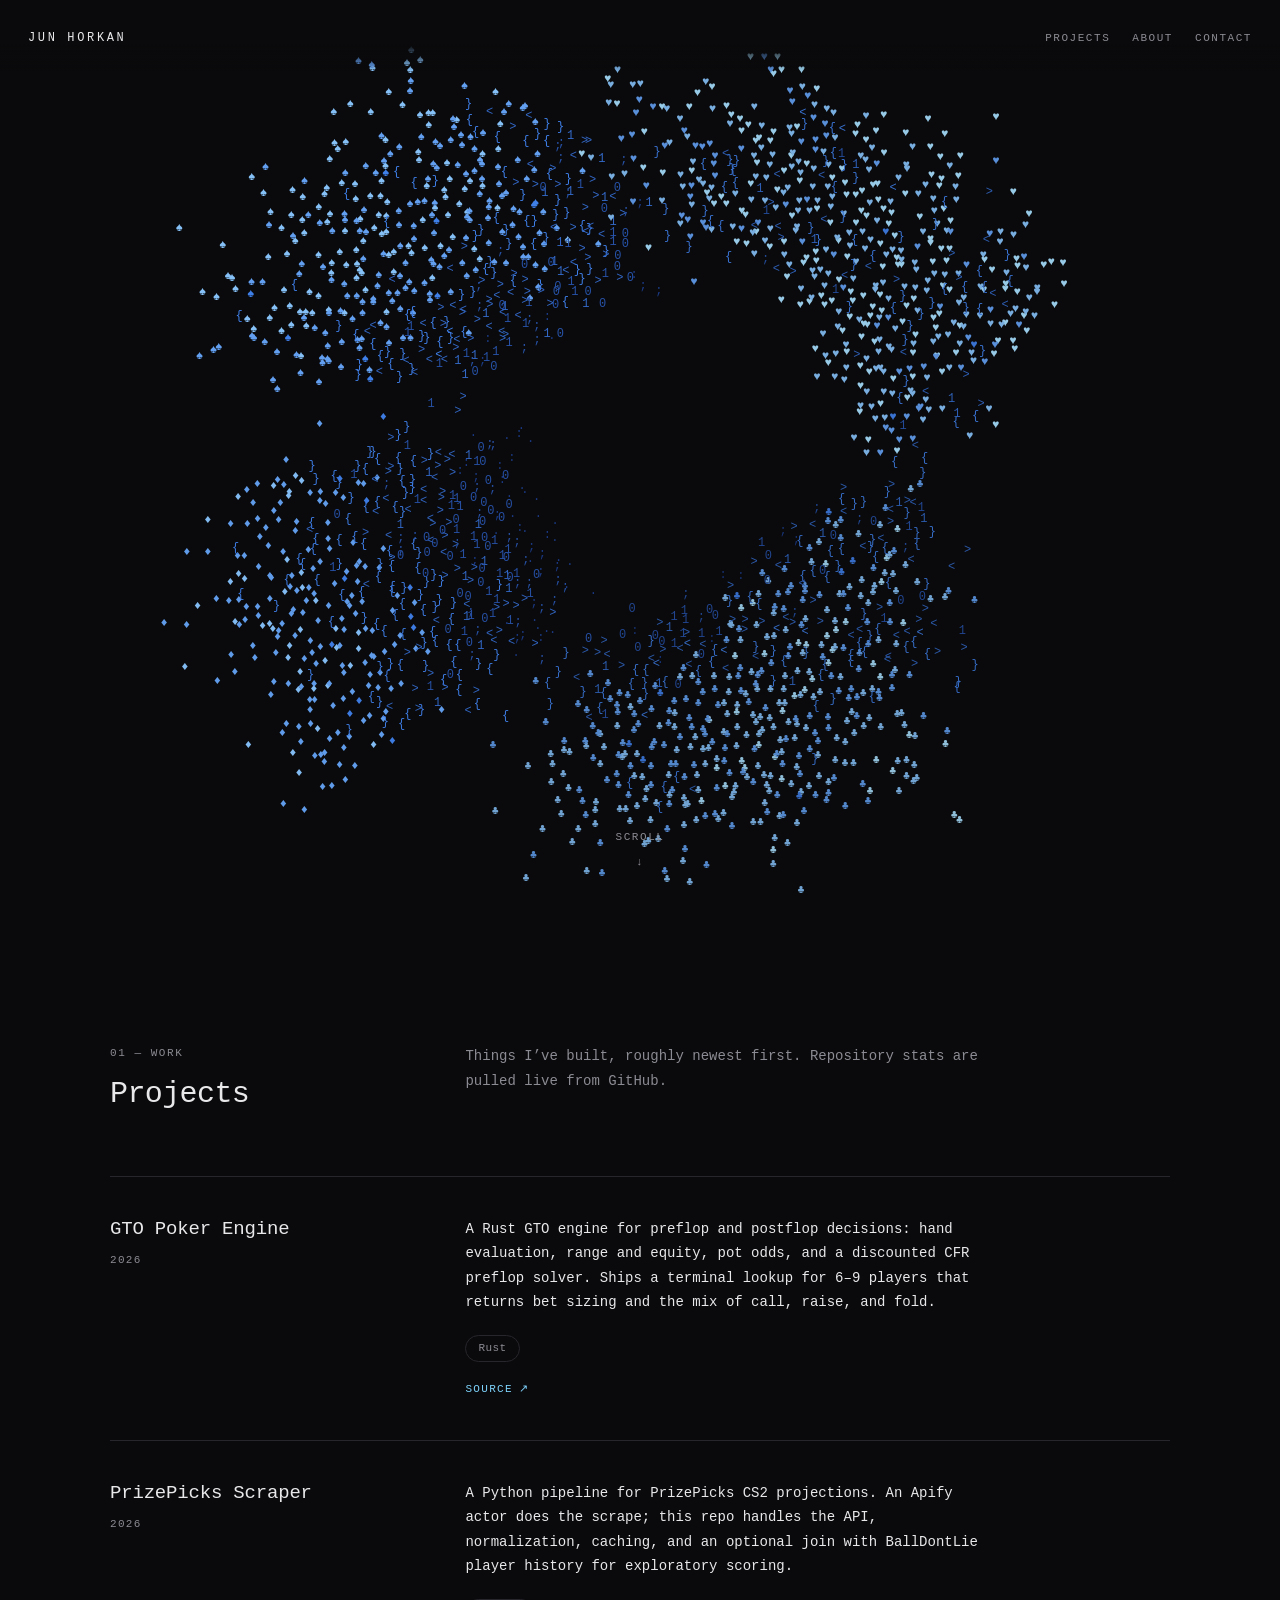
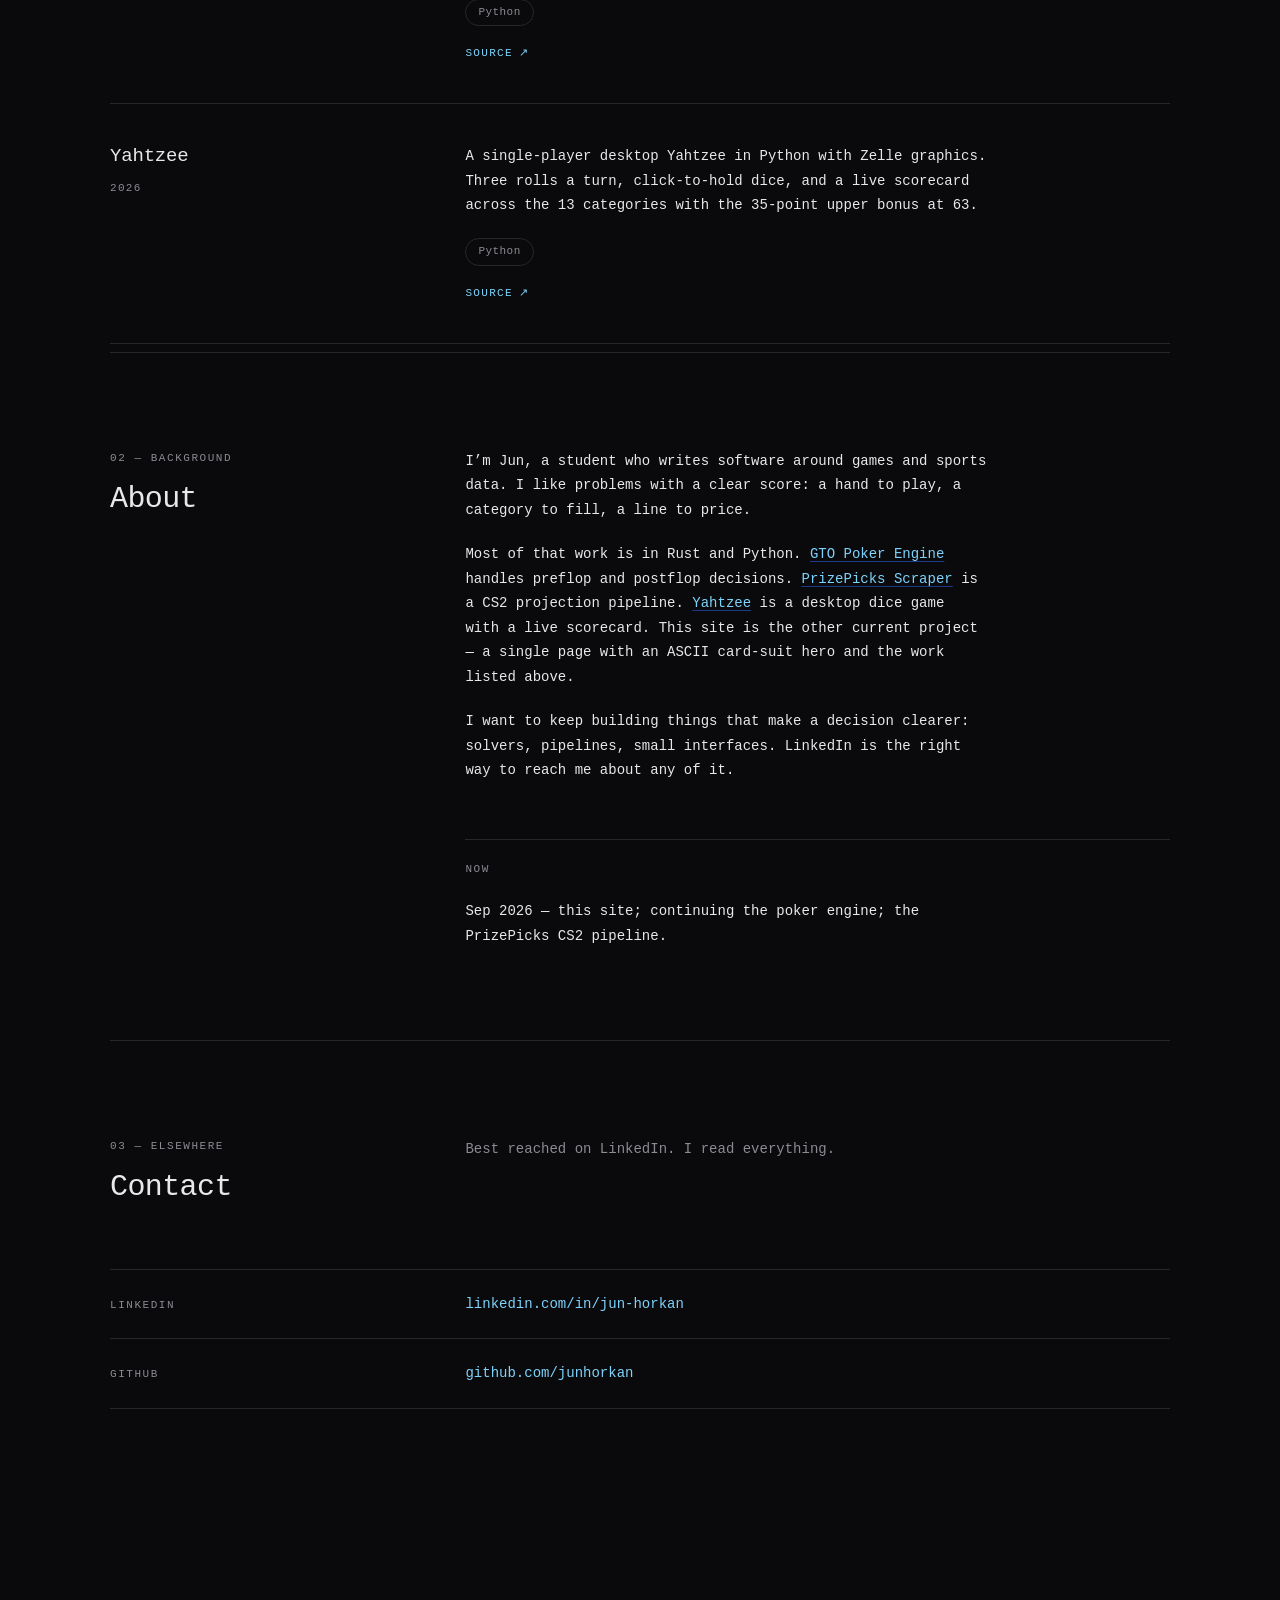
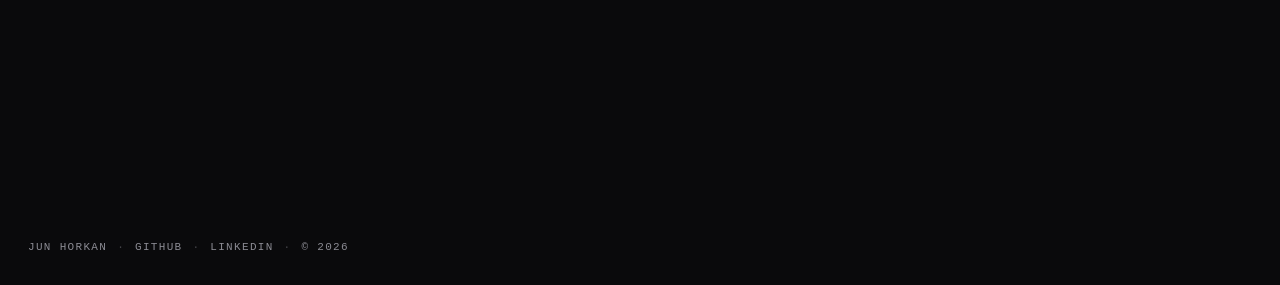
<file: index.html>
<!doctype html>
<html lang="en">
<head>
<meta charset="utf-8">
<meta name="viewport" content="width=device-width, initial-scale=1">
<title>Jun Horkan</title>
<meta name="description" content="Jun Horkan — game engines, sports data, and things being built.">
<meta property="og:title" content="Jun Horkan">
<meta property="og:description" content="Game engines, sports data, and things being built.">
<meta property="og:type" content="website">
<meta property="og:url" content="https://junhorkan.github.io/">
<meta property="og:image" content="https://junhorkan.github.io/assets/img/og.png">
<meta property="og:image:width" content="1200">
<meta property="og:image:height" content="630">
<meta property="og:image:alt" content="The four card suits drawn as clouds of ASCII characters, above the name Jun Horkan.">
<meta name="twitter:card" content="summary_large_image">
<link rel="icon" href="data:image/svg+xml,<svg xmlns='http://www.w3.org/2000/svg' viewBox='0 0 32 32'><rect width='32' height='32' fill='%230a0a0c'/><text x='16' y='22' font-family='monospace' font-size='16' font-weight='700' fill='%237dd3fc' text-anchor='middle'>J</text></svg>">
<script type="application/ld+json">
{
  "@context": "https://schema.org",
  "@type": "Person",
  "name": "Jun Horkan",
  "url": "https://junhorkan.github.io/",
  "description": "Student who writes software around games and sports data.",
  "image": "https://junhorkan.github.io/assets/img/og.png",
  "sameAs": [
    "https://github.com/junhorkan",
    "https://www.linkedin.com/in/jun-horkan-048a1a284/"
  ]
}
</script>
<link rel="alternate icon" href="favicon.ico" sizes="any">
<link rel="stylesheet" href="assets/css/site.css?v=25">
</head>
<body data-page="home" data-root="./" id="top">

  <section id="stage" aria-label="Intro">
    <canvas id="cloud" role="img" aria-label="Animated ASCII rendering of the four card suits"></canvas>
    <a class="scroll-cue" href="#projects" aria-label="Scroll to projects">
      <span>Scroll</span>
      <span class="scroll-cue-arrow" aria-hidden="true">&darr;</span>
    </a>
  </section>

  <main>

    <section class="band" id="projects" aria-labelledby="projects-h">
      <div class="band-head">
        <div>
          <p class="section-kicker">01 &mdash; Work</p>
          <h2 class="band-title" id="projects-h">Projects</h2>
        </div>
        <p class="prose band-lede">Things I&rsquo;ve built, roughly newest first. Repository stats are pulled live from GitHub.</p>
      </div>
      <ul class="entry-list" id="projects-list"></ul>
    </section>


    <section class="band" id="about" aria-labelledby="about-h">
      <div class="band-head">
        <div>
          <p class="section-kicker">02 &mdash; Background</p>
          <h2 class="band-title" id="about-h">About</h2>
        </div>
        <div class="prose">
        <p>I&rsquo;m Jun, a student who writes software around games and sports data.
        I like problems with a clear score: a hand to play, a category to fill, a line
        to price.</p>

        <p>Most of that work is in Rust and Python. <a href="https://github.com/junhorkan/got-poker" rel="noopener">GTO Poker Engine</a>
        handles preflop and postflop decisions. <a href="https://github.com/junhorkan/prizepicks-scraper" rel="noopener">PrizePicks Scraper</a>
        is a CS2 projection pipeline. <a href="https://github.com/junhorkan/yahtzee" rel="noopener">Yahtzee</a>
        is a desktop dice game with a live scorecard. This site is the other current
        project &mdash; a single page with an ASCII card-suit hero and the work listed above.</p>

        <p>I want to keep building things that make a decision clearer: solvers, pipelines,
        small interfaces. LinkedIn is the right way to reach me about any of it.</p>

        <h3 class="section-label">Now</h3>
        <p>Sep 2026 &mdash; this site; continuing the poker engine; the PrizePicks CS2
        pipeline.</p>
        </div>
      </div>
    </section>

    <section class="band" id="contact" aria-labelledby="contact-h">
      <div class="band-head">
        <div>
          <p class="section-kicker">03 &mdash; Elsewhere</p>
          <h2 class="band-title" id="contact-h">Contact</h2>
        </div>
        <div>
          <p class="prose band-lede">Best reached on LinkedIn. I read everything.</p>
        </div>
      </div>

      <ul class="link-rows">
        <li><span class="k">LinkedIn</span><span class="v"><a href="https://www.linkedin.com/in/jun-horkan-048a1a284/" rel="me noopener">linkedin.com/in/jun-horkan</a></span></li>
        <li><span class="k">GitHub</span><span class="v"><a href="https://github.com/junhorkan" rel="me noopener">github.com/junhorkan</a></span></li>
        <!-- TODO(jun): add an X handle here if you want one.
        <li><span class="k">X</span><span class="v"><a href="https://x.com/HANDLE" rel="me noopener">@HANDLE</a></span></li>
        -->
      </ul>
    </section>

  </main>

  <script src="assets/js/nav.js?v=25"></script>
  <script src="assets/js/projects.js?v=25"></script>
  <script src="assets/js/ascii.js?v=25"></script>
</body>
</html>
</file>
<file: assets/css/site.css>
/* Jun Horkan — personal site
   One stylesheet. Tokens on :root, monospace throughout, dark by design. */

:root {
  --bg: #0a0a0c;
  --surface: #131317;
  --text: #e8e8ea;
  --muted: #8b8b93;
  --rule: #26262c;

  /* Link / accent colors */
  --near: #7dd3fc;
  --mid: #3b82f6;
  --far: #1e3a8a;

  /* ASCII depth gradient — three stops, nearest surface to furthest.
     ascii.js reads these and interpolates between them. Columbia blue at the
     front, falling away through royal to a deep navy that still sits clearly
     above the background — any darker and the back of each suit vanishes. */
  --ascii-near: #a8e0ff;
  --ascii-mid:  #3f7fe8;
  --ascii-far:  #1b3b86;

  --mono: "SF Mono", ui-monospace, Menlo, Consolas, monospace;

  --gutter: 28px;
  --head-clear: 116px;  /* room under the fixed header */
  --measure: 62ch;      /* prose only — the page itself is wider */
  --page: 1060px;       /* outer column */

  /* One split shared by the section headers and the entries, so the label
     column and the content column line up all the way down the page. */
  --split: minmax(0, 0.85fr) minmax(0, 2fr);
  --split-gap: 56px;
}

*, *::before, *::after { box-sizing: border-box; }

html {
  -webkit-text-size-adjust: 100%;
  scroll-behavior: smooth;
}
@media (prefers-reduced-motion: reduce) {
  html { scroll-behavior: auto; }
}

body {
  margin: 0;
  background: var(--bg);
  color: var(--text);
  font-family: var(--mono);
  font-size: 14px;
  line-height: 1.75;
  -webkit-font-smoothing: antialiased;
  display: flex;
  flex-direction: column;
  min-height: 100vh;
}

a { color: inherit; text-decoration: none; }
a:hover { color: var(--near); text-decoration: underline; text-underline-offset: 3px; }
a:focus-visible,
button:focus-visible { outline: 1px solid var(--near); outline-offset: 3px; }

/* ---------- shared chrome ---------- */

.site-head {
  position: fixed;
  top: 0; left: 0; right: 0;
  z-index: 10;
  padding: var(--gutter) var(--gutter) calc(var(--gutter) * 0.7);
  /* The hero runs under the header, so it needs its own backdrop. */
  background: linear-gradient(var(--bg) 62%, transparent);
  display: flex;
  flex-wrap: wrap;
  gap: 8px 28px;
  align-items: baseline;
  justify-content: space-between;
}

.wordmark {
  font-size: 12px;
  letter-spacing: .22em;
  text-transform: uppercase;
  color: var(--text);
}
.wordmark:hover { text-decoration: none; color: var(--near); }

.site-nav {
  display: flex;
  gap: 22px;
  flex-wrap: wrap;
}
.site-nav a {
  font-size: 11px;
  letter-spacing: .14em;
  text-transform: uppercase;
  color: var(--muted);
}
.site-nav a:hover { color: var(--near); }
.site-nav a[aria-current] { color: var(--text); }
/* A short rule under the current section's link — the nav doubles as a
   position indicator as you scroll. */
.site-nav a { position: relative; padding-bottom: 3px; }
.site-nav a[aria-current]::after {
  content: "";
  position: absolute;
  left: 0; right: 0; bottom: 0;
  height: 1px;
  background: currentColor;
}

.site-foot {
  margin-top: auto;
  padding: 48px var(--gutter) var(--gutter);
  font-size: 11px;
  letter-spacing: .12em;
  text-transform: uppercase;
  color: var(--muted);
}
.site-foot .sep { opacity: .45; padding: 0 2px; }
/* Let the footer wrap between items, never through a name or an address. */
.site-foot .nowrap, .site-foot a { white-space: nowrap; }

/* ---------- hero ---------- */

#stage {
  position: relative;
  height: 100vh;
  height: 100svh;
  overflow: hidden;
}
/* Absolute, so the canvas box comes from #stage. With `height: 100%` the
   canvas falls back to its own width/height attributes — which this script
   sets from the measured box, producing a sizing feedback loop. */
#cloud { position: absolute; inset: 0; width: 100%; height: 100%; display: block; }

/* ---------- interior pages ---------- */

main {
  padding: var(--head-clear) var(--gutter) 0;
  width: 100%;
  max-width: calc(var(--page) + 2 * var(--gutter));
  margin: 0 auto;
}

h1 {
  font-size: 26px;
  font-weight: 500;
  letter-spacing: -.01em;
  margin: 0 0 32px;
}

h2 {
  font-size: 14px;
  font-weight: 500;
  margin: 48px 0 16px;
}

.section-label {
  font-size: 11px;
  letter-spacing: .14em;
  text-transform: uppercase;
  color: var(--muted);
  font-weight: 400;
  margin: 56px 0 20px;
  padding-top: 20px;
  border-top: 1px solid var(--rule);
}

p { margin: 0 0 20px; max-width: var(--measure); }

.prose strong { color: var(--near); font-weight: 400; }
.prose a { color: var(--near); text-decoration: underline; text-underline-offset: 3px; text-decoration-color: var(--far); }
.prose a:hover { text-decoration-color: var(--near); }

/* ---------- project lists ---------- */

/* Name on the left, everything else on the right, on the same grid as the
   section headers above. Roomy rows and a single hairline between them —
   the previous stacked layout packed five things into one narrow column. */

.entry-list { list-style: none; margin: 0; padding: 0; }

.entry {
  display: grid;
  grid-template-columns: var(--split);
  gap: 14px var(--split-gap);
  align-items: start;
  padding: 40px 0;
  border-top: 1px solid var(--rule);
}
.entry:last-child { border-bottom: 1px solid var(--rule); }

.entry-name {
  font-size: 19px;
  color: var(--text);
  display: block;
  line-height: 1.3;
  letter-spacing: -.01em;
}
.entry-name:hover { color: var(--near); }

.entry-blurb {
  margin: 0;
  color: var(--text);
  max-width: var(--measure);
}

/* Year and live GitHub stats, tucked under the name in the left column. */
.entry-meta {
  margin-top: 10px;
  font-size: 11px;
  letter-spacing: .12em;
  text-transform: uppercase;
  color: var(--muted);
  display: flex;
  flex-wrap: wrap;
  gap: 0 6px;
  align-items: center;
}
.entry-meta .sep { opacity: .4; }
.entry-meta .live { color: var(--mid); }

/* Stack as pills rather than a run of punctuation — the single biggest
   de-clutter, and it lets the eye skip the row entirely. */
.stack {
  list-style: none;
  display: flex;
  flex-wrap: wrap;
  gap: 8px;
  margin: 20px 0 0;
  padding: 0;
}
.stack li {
  border: 1px solid var(--rule);
  border-radius: 999px;
  padding: 4px 12px;
  font-size: 11px;
  letter-spacing: .04em;
  color: var(--muted);
  line-height: 1.6;
}

/* Links last, at the bottom of the row. */
.entry-links { margin-top: 18px; display: flex; gap: 22px; flex-wrap: wrap; }
.entry-links a {
  font-size: 11px;
  letter-spacing: .12em;
  text-transform: uppercase;
  color: var(--near);
}
.entry-links a .arrow { padding-left: 6px; }
.entry-links a:hover .arrow { padding-left: 9px; }
.entry-links a .arrow { transition: padding-left .15s ease; }
@media (prefers-reduced-motion: reduce) {
  .entry-links a .arrow { transition: none; }
}

.status-archived .entry-name { color: var(--muted); }

.empty { color: var(--muted); padding: 40px 0; border-top: 1px solid var(--rule); }

/* ---------- contact rows ---------- */

/* Same two columns as the entries above: label left, value right. */
.link-rows { list-style: none; margin: 0; padding: 0; }
.link-rows li {
  display: grid;
  grid-template-columns: var(--split);
  gap: 6px var(--split-gap);
  align-items: baseline;
  padding: 22px 0;
  border-top: 1px solid var(--rule);
}
.link-rows li:last-child { border-bottom: 1px solid var(--rule); }
.link-rows .k {
  font-size: 11px;
  letter-spacing: .14em;
  text-transform: uppercase;
  color: var(--muted);
}
.link-rows .v a { color: var(--near); }

/* ---------- scrolling sections (single-page layout) ---------- */

/* Anchor jumps land below the fixed header, not underneath it. */
.band { scroll-margin-top: 84px; }

.band {
  padding: 96px 0 8px;
  border-top: 1px solid var(--rule);
}
.band:first-child { border-top: 0; }
main > .band:first-child { padding-top: var(--gutter); }

.section-kicker {
  font-size: 11px;
  letter-spacing: .14em;
  text-transform: uppercase;
  color: var(--muted);
  margin: 0 0 14px;
}

/* Kicker + title on the left, the lede on the right — the same two columns
   the entries below use, so everything sits on one grid. */
.band-head {
  display: grid;
  grid-template-columns: var(--split);
  gap: 12px var(--split-gap);
  align-items: start;
  margin-bottom: 64px;
}

.band-title {
  font-size: 30px;
  font-weight: 500;
  letter-spacing: -.02em;
  margin: 0;
  line-height: 1.15;
}

.band-lede { color: var(--muted); margin: 0; max-width: var(--measure); }

.band:last-of-type { padding-bottom: 40px; }

/* The last section gets a full screen of its own, so it can scroll up to the
   header like every other one. Without this the page runs out of scroll and the
   final anchor lands halfway down, which reads as a broken jump. */
.band:last-of-type {
  min-height: calc(100svh - 150px);
}

/* ---------- hero scroll cue ---------- */

.scroll-cue {
  position: absolute;
  left: 50%;
  bottom: 28px;
  transform: translateX(-50%);
  display: flex;
  flex-direction: column;
  align-items: center;
  gap: 6px;
  font-size: 11px;
  letter-spacing: .14em;
  text-transform: uppercase;
  color: var(--muted);
  z-index: 2;
}
.scroll-cue:hover { color: var(--text); text-decoration: none; }
.scroll-cue-arrow { animation: cue-drift 2.4s ease-in-out infinite; }

@keyframes cue-drift {
  0%, 100% { transform: translateY(0); opacity: .55; }
  50%      { transform: translateY(4px); opacity: 1; }
}
@media (prefers-reduced-motion: reduce) {
  .scroll-cue-arrow { animation: none; opacity: .8; }
}

/* ---------- responsive ---------- */

@media (max-width: 900px) {
  /* One column: the label sits above its content instead of beside it. */
  :root { --split: minmax(0, 1fr); --split-gap: 0px; }
  .band-head { gap: 16px; margin-bottom: 44px; }
  .entry { gap: 16px; padding: 32px 0; }
  .band-title { font-size: 26px; }
}

@media (max-width: 640px) {
  :root { --gutter: 20px; --head-clear: 104px; }
  /* Kept generous: the header is a single row at three nav items, but wraps to
     two if a section is ever added, and an anchor landing under it is worse
     than a little extra whitespace above a heading. */
  .band { padding-top: 72px; scroll-margin-top: 94px; }
  .band-title { font-size: 23px; }
  .entry-name { font-size: 17px; }
  h1 { font-size: 22px; }
}
</file>
